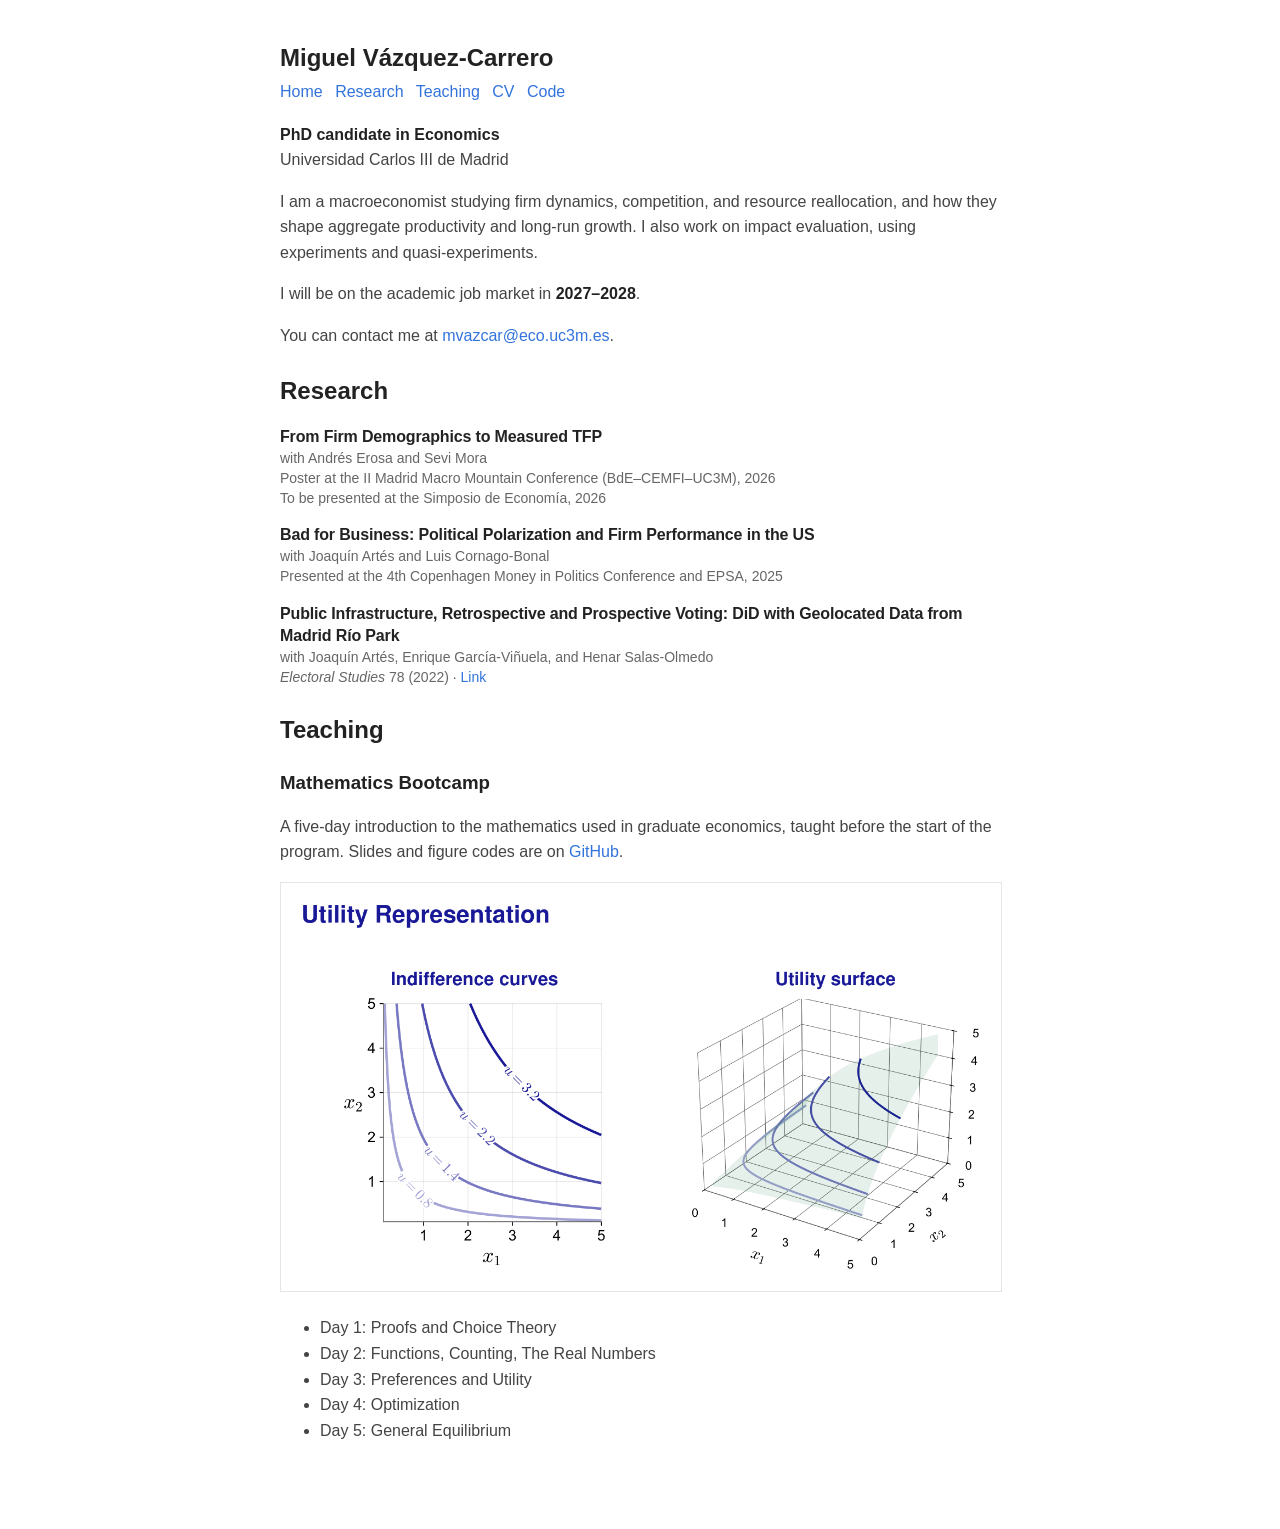
<file: index.html>
<!doctype html><html lang=en-US><head><meta name=generator content="Hugo 0.164.0"><meta http-equiv=X-Clacks-Overhead content="GNU Terry Pratchett"><meta charset=utf-8><meta name=color-scheme content="light dark"><meta name=viewport content="width=device-width,initial-scale=1"><title>Miguel Vázquez-Carrero</title><meta name=title content="Miguel Vázquez-Carrero"><meta name=description content="Miguel Vázquez-Carrero is a macroeconomist studying firm dynamics, competition, resource reallocation, and aggregate productivity."><meta name=keywords content><meta property="og:url" content="https://mvazcar.com/"><meta property="og:site_name" content="Miguel Vázquez-Carrero"><meta property="og:title" content="Miguel Vázquez-Carrero"><meta property="og:description" content="Miguel Vázquez-Carrero is a macroeconomist studying firm dynamics, competition, resource reallocation, and aggregate productivity."><meta property="og:locale" content="en_US"><meta property="og:type" content="website"><meta name=twitter:card content="summary"><meta name=twitter:title content="Miguel Vázquez-Carrero"><meta name=twitter:description content="Miguel Vázquez-Carrero is a macroeconomist studying firm dynamics, competition, resource reallocation, and aggregate productivity."><meta itemprop=name content="Miguel Vázquez-Carrero"><meta itemprop=description content="Miguel Vázquez-Carrero is a macroeconomist studying firm dynamics, competition, resource reallocation, and aggregate productivity."><meta itemprop=wordCount content="84"><meta name=referrer content="no-referrer-when-downgrade"><link rel=alternate type=application/rss+xml href=https://mvazcar.com/index.xml title="Miguel Vázquez-Carrero"><style>:root{--width:720px;--font-main:Verdana, sans-serif;--font-secondary:Verdana, sans-serif;--font-scale:1em;--background-color:#fff;--heading-color:#222;--text-color:#444;--link-color:#3273dc;--visited-color:#8b6fcb;--blockquote-color:#222}body{font-family:var(--font-secondary);font-size:var(--font-scale);margin:auto;padding:20px;max-width:var(--width);text-align:left;background-color:var(--background-color);word-wrap:break-word;overflow-wrap:break-word;line-height:1.5;color:var(--text-color)}h1,h2,h3,h4,h5,h6{font-family:var(--font-main);color:var(--heading-color)}a{color:var(--link-color);cursor:pointer;text-decoration:none}a:hover{text-decoration:underline}nav a{margin-right:8px}strong,b{color:var(--heading-color)}button{margin:0;cursor:pointer}time{font-family:monospace;font-style:normal;font-size:15px}main{line-height:1.6}table{width:100%}hr{border:0;border-top:1px dashed}img{max-width:100%}code{font-family:monospace;padding:2px;border-radius:3px}blockquote{border-left:1px solid #999;color:var(--blockquote-color);padding-left:20px;font-style:italic}footer{padding:25px 0;text-align:center}.title:hover{text-decoration:none}.title h1{font-size:1.5em}.inline{width:auto!important}.highlight,.code{border-radius:3px;margin-block-start:1em;margin-block-end:1em;overflow-x:auto}.highlight pre,.code pre{min-width:100%;width:max-content}ul.blog-posts{list-style-type:none;padding:unset}ul.blog-posts li{display:flex}ul.blog-posts li span{flex:0 0 130px}ul.blog-posts li a:visited{color:var(--visited-color)}</style><meta name=google-site-verification content="z3DUhXx2A8nm-WWSKP7PkQ0zFl4hOkdGQrjzsrWOwKM"><meta name=theme-color media="(prefers-color-scheme: light)" content="#ffffff"><meta name=theme-color media="(prefers-color-scheme: dark)" content="#121212"><link rel=alternate type=text/plain href=/llms.txt title="LLM-readable profile"><style>header{margin-bottom:1.1rem}header .title h2{margin-bottom:.25rem}a:focus-visible{outline:2px solid var(--link-color);outline-offset:3px;border-radius:2px}.role-line{margin-top:0}.anchor{display:block;scroll-margin-top:1rem}main h2{margin-top:1.45rem;margin-bottom:.45rem}main h3{margin-bottom:.2rem}.paper-title{font-size:clamp(.875rem,4.4vw,1rem);line-height:1.4;letter-spacing:-.01em;margin-bottom:.05rem;white-space:normal}.byline{margin-top:0;font-size:clamp(.8rem,3.8vw,.875rem);line-height:1.4;color:var(--muted-color)}</style><script>(function(){var r=document.documentElement;function plot(){document.querySelectorAll('picture source[media*="dark"]').forEach(function(s){s.media="screen"})}function check(){if(r.getAttribute("data-darkreader-scheme")!=="dark"||r.dataset.theme==="dark")return;r.dataset.theme="dark";var lock=document.createElement("meta");lock.name="darkreader-lock";document.head.appendChild(lock);if(document.readyState==="loading")document.addEventListener("DOMContentLoaded",plot);else plot()}new MutationObserver(check).observe(r,{attributes:true,attributeFilter:["data-darkreader-scheme"]});check()})()</script><link rel=stylesheet href=/assets/theme.css?v=5></head><body><header><a href=/ class=title><h2>Miguel Vázquez-Carrero</h2></a><nav><a href=/>Home</a>
<a href=/#research>Research</a>
<a href=/#teaching>Teaching</a>
<a href=/cv_mvazcar.pdf>CV</a>
<a href=https://github.com/mvazcar>Code</a></nav></header><main><p class=role-line><strong>PhD candidate in Economics</strong><br>Universidad Carlos III de Madrid</p><p>I am a macroeconomist studying firm dynamics, competition, and resource reallocation, and how they shape aggregate productivity and long-run growth. I also work on impact evaluation, using experiments and quasi-experiments.</p><p>I will be on the academic job market in <strong>2027–2028</strong>.</p><p>You can contact me at <a href=mailto:mvazcar@eco.uc3m.es>mvazcar@eco.uc3m.es</a>.</p><p><span class=anchor id=research></span></p><h2 id=papers>Research</h2><h3 class=paper-title id=from-firm-demographics-to-measured-tfp>From Firm Demographics to Measured TFP</h3><p class=byline>with Andrés Erosa and Sevi Mora<br>Poster at the II Madrid Macro Mountain Conference (BdE–CEMFI–UC3M), 2026<br>To be presented at the Simposio de Economía, 2026</p><h3 class=paper-title id=bad-for-business>Bad for Business: Political Polarization and Firm Performance in the US</h3><p class=byline>with Joaquín Artés and Luis Cornago-Bonal<br>Presented at the 4th Copenhagen Money in Politics Conference and EPSA, 2025</p><h3 class=paper-title id=public-infrastructure-retrospective-and-prospective-voting>Public Infrastructure, Retrospective and Prospective Voting: DiD with Geolocated Data from Madrid Río Park</h3><p class=byline>with Joaquín Artés, Enrique García-Viñuela, and Henar Salas-Olmedo<br><em>Electoral Studies</em> 78 (2022) · <a href=https://doi.org/10.1016/j.electstud.2022.102489>Link</a></p><p><span class=anchor id=teaching></span></p><h2 id=teaching>Teaching</h2><h3 id=mathematics-bootcamp>Mathematics Bootcamp</h3><p>A five-day introduction to the mathematics used in graduate economics, taught before the start of the program. Slides and figure codes are on <a href=https://github.com/mvazcar/math_bootcamp>GitHub</a>.</p><p style="text-align:center;margin-top:1.1rem"><picture><source srcset=/assets/indifference-curves-dark.png media="screen and (prefers-color-scheme: dark)"><img src=/assets/indifference-curves.png style="width:100%;height:auto;border:1px solid var(--border-color)" alt="A slide from Day 3: four indifference curves on the left, the same utility function drawn as a surface on the right."></picture></p><ul><li>Day 1: Proofs and Choice Theory</li><li>Day 2: Functions, Counting, The Real Numbers</li><li>Day 3: Preferences and Utility</li><li>Day 4: Optimization</li><li>Day 5: General Equilibrium</li></ul></main><footer></footer></body></html>
</file>
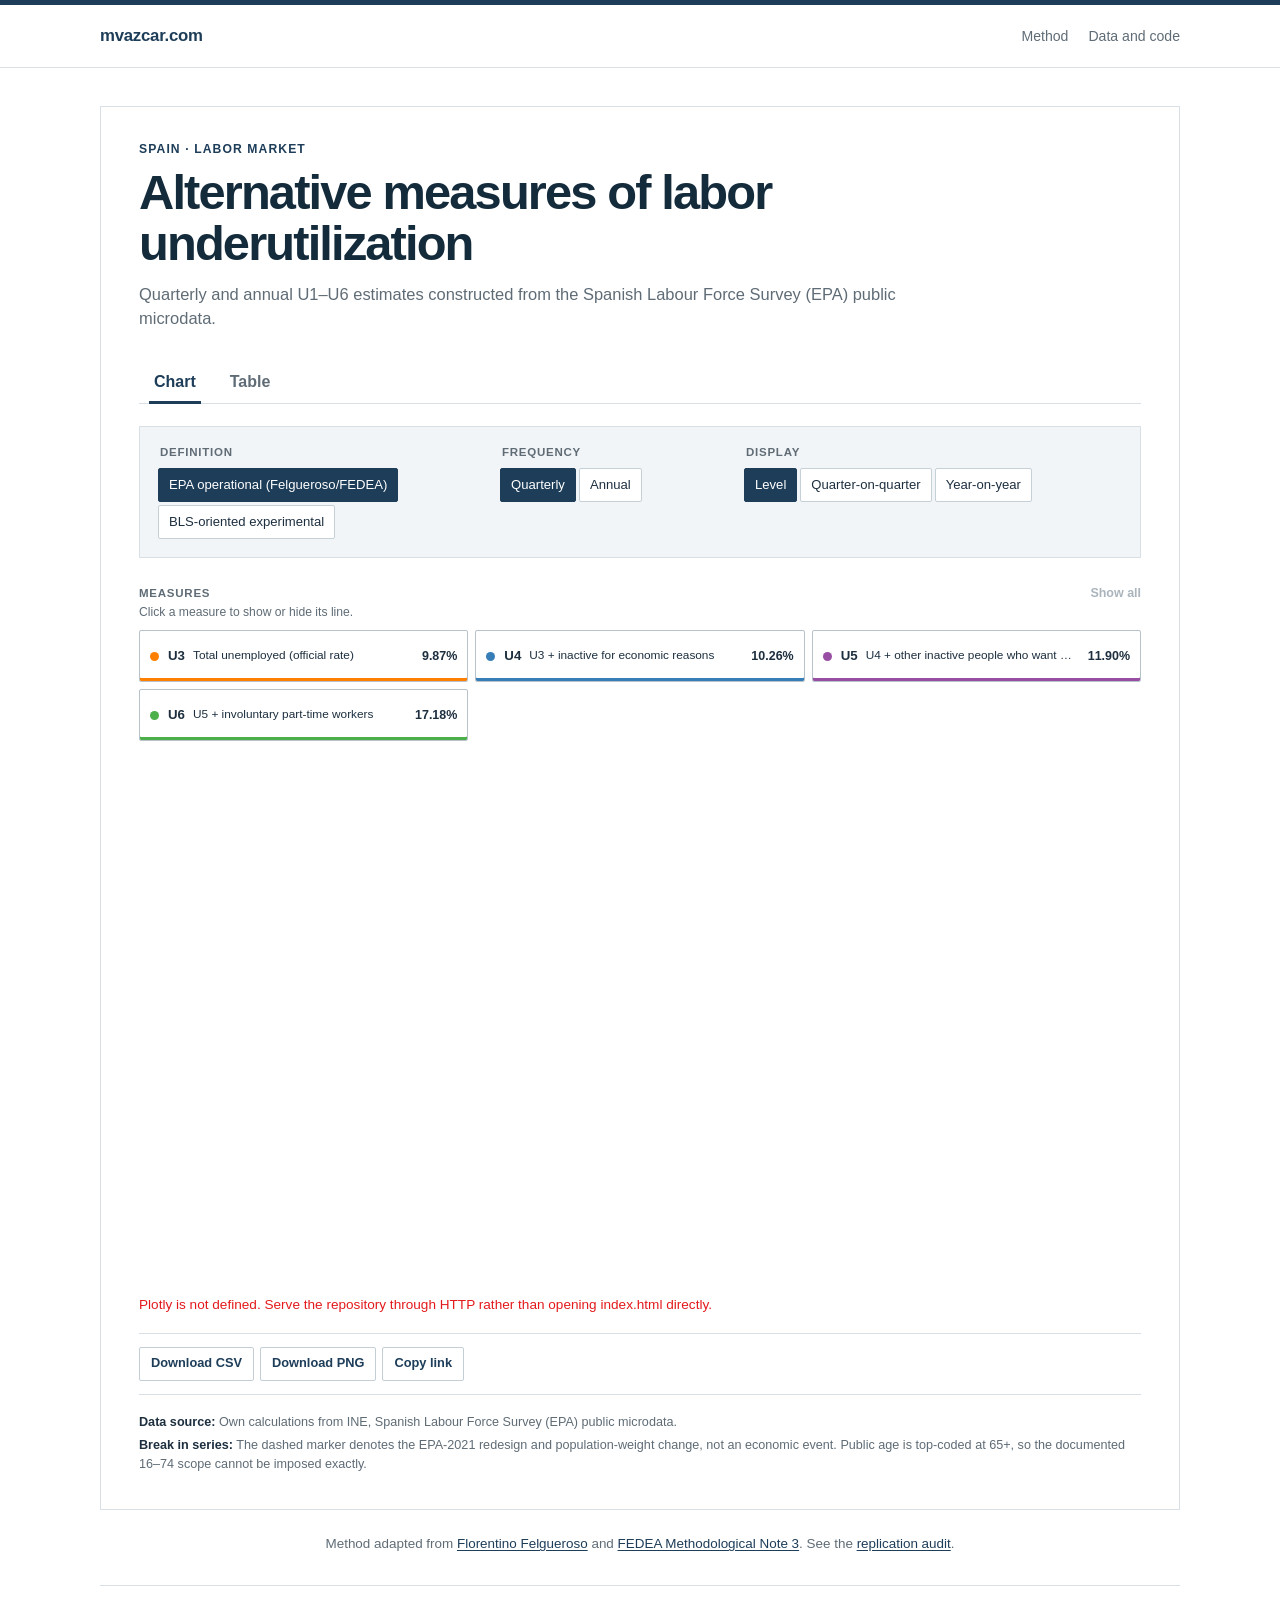
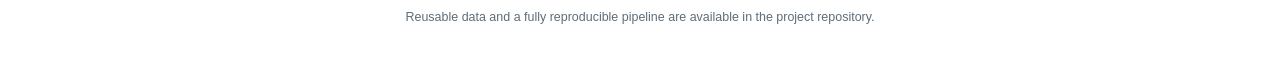
<file: visual/spain-labor-underutilization/index.html>
<!doctype html>
<html lang="en">
<head>
  <meta charset="utf-8">
  <meta name="viewport" content="width=device-width, initial-scale=1">
  <meta name="description" content="Interactive U1–U6 labor-underutilization measures for Spain constructed from EPA microdata.">
  <title>Labor underutilization in Spain</title>
  <link rel="stylesheet" href="dashboard.css">
  <script src="https://cdn.plot.ly/plotly-3.0.1.min.js" defer></script>
  <script src="dashboard.js" defer></script>
</head>
<body>
  <header class="site-header">
    <div class="header-inner">
      <a class="wordmark" href="https://mvazcar.com/">mvazcar.com</a>
      <nav aria-label="Project links">
        <a href="https://github.com/mvazcar/spain-labor-underutilization/blob/main/METHOD.md">Method</a>
        <a href="https://github.com/mvazcar/spain-labor-underutilization">Data and code</a>
      </nav>
    </div>
  </header>

  <main>
    <article class="chart-card">
      <header class="chart-heading">
        <p class="eyebrow">Spain · Labor market</p>
        <h1>Alternative measures of labor underutilization</h1>
        <p class="subtitle">Quarterly and annual U1–U6 estimates constructed from the Spanish Labour Force Survey (EPA) public microdata.</p>
      </header>

      <div class="view-bar">
        <div class="view-tabs" role="tablist" aria-label="Data view">
          <button id="chart-tab" class="view-tab" type="button" role="tab" aria-controls="chart-panel" aria-selected="true" data-view="chart">Chart</button>
          <button id="table-tab" class="view-tab" type="button" role="tab" aria-controls="table-panel" aria-selected="false" data-view="table">Table</button>
        </div>
        <p id="latest-period" class="latest-period" aria-live="polite"></p>
      </div>

      <section class="controls" aria-label="Chart controls">
        <fieldset>
          <legend>Definition</legend>
          <div class="button-group" id="family-control">
            <button type="button" data-value="felgueroso" aria-pressed="true">EPA operational (Felgueroso/FEDEA)</button>
            <button type="button" data-value="bls" aria-pressed="false">BLS-oriented experimental</button>
          </div>
        </fieldset>
        <fieldset>
          <legend>Frequency</legend>
          <div class="button-group" id="frequency-control">
            <button type="button" data-value="quarterly" aria-pressed="true">Quarterly</button>
            <button type="button" data-value="annual" aria-pressed="false">Annual</button>
          </div>
        </fieldset>
        <fieldset>
          <legend>Display</legend>
          <div class="button-group" id="change-control">
            <button type="button" data-value="level" aria-pressed="true">Level</button>
            <button type="button" data-value="qoq" aria-pressed="false">Quarter-on-quarter</button>
            <button type="button" data-value="yoy" aria-pressed="false">Year-on-year</button>
          </div>
        </fieldset>
      </section>

      <section class="series-picker" aria-labelledby="series-heading">
        <div class="series-picker-heading">
          <div>
            <h2 id="series-heading">Measures</h2>
            <p>Click a measure to show or hide its line.</p>
          </div>
          <button id="show-all-lines" class="text-button" type="button">Show all</button>
        </div>
        <div id="series-control" class="series-control"></div>
      </section>

      <section id="chart-panel" class="view-panel" role="tabpanel" aria-labelledby="chart-tab">
        <div class="plot-heading">
          <p id="plot-title" class="plot-title"></p>
          <p id="latest-values" class="sr-only" aria-live="polite"></p>
        </div>
        <div id="chart" role="img" aria-label="Interactive labor-underutilization time-series chart"></div>
        <p id="chart-status" class="status" aria-live="polite"></p>
      </section>

      <section id="table-panel" class="view-panel" role="tabpanel" aria-labelledby="table-tab" hidden>
        <p id="table-title" class="plot-title"></p>
        <div class="table-wrap">
          <table id="data-table">
            <caption class="sr-only">Labor-underutilization estimates by period</caption>
          </table>
        </div>
      </section>

      <div class="chart-actions" aria-label="Download and sharing options">
        <a id="download-link" class="action" href="data/derived/felgueroso_quarterly.csv" download>Download CSV</a>
        <button id="download-png" class="action" type="button">Download PNG</button>
        <button id="copy-link" class="action" type="button">Copy link</button>
      </div>

      <section class="source-block" aria-label="Data source and notes">
        <p><strong>Data source:</strong> Own calculations from INE, Spanish Labour Force Survey (EPA) public microdata.</p>
        <p id="construction-note"></p>
        <p id="interpretation-note"></p>
        <p><strong>Break in series:</strong> The dashed marker denotes the EPA-2021 redesign and population-weight change, not an economic event. Public age is top-coded at 65+, so the documented 16–74 scope cannot be imposed exactly.</p>
      </section>
    </article>

    <section class="method-strip" aria-label="Methodological credit">
      <p>Method adapted from <a href="https://nadaesgratis.es/felgueroso/subempleo-y-precariedad-indicadores-para-la-recuperaci%C3%B3n">Florentino Felgueroso</a> and <a href="https://laboral.fedea.net/docs/OTMT/2023/OTMT_notas_tecnicas_may23.pdf">FEDEA Methodological Note 3</a>. See the <a href="https://github.com/mvazcar/spain-labor-underutilization/blob/main/FELGUEROSO_COMPARISON.md">replication audit</a>.</p>
    </section>
  </main>

  <footer>
    <p>Reusable data and a fully reproducible pipeline are available in the project repository.</p>
  </footer>
</body>
</html>
</file>
<file: visual/spain-labor-underutilization/dashboard.css>
:root {
  color-scheme: light;
  --ink: #1d2f3f;
  --navy: #1d3d59;
  --muted: #5f6c76;
  --soft: #f2f5f7;
  --soft-blue: #e8f0f5;
  --grid: #d9e0e5;
  --line: #a9b4bc;
  --paper: #ffffff;
  --focus: #377eb8;
}

* {
  box-sizing: border-box;
}

html {
  background: var(--paper);
}

body {
  margin: 0;
  background: var(--paper);
  color: var(--ink);
  font-family: Helvetica, Arial, sans-serif;
  font-size: 16px;
  line-height: 1.45;
}

button,
input,
select {
  font: inherit;
}

a {
  color: var(--navy);
  text-decoration-thickness: 1px;
  text-underline-offset: 0.16em;
}

.site-header {
  border-top: 5px solid var(--navy);
  border-bottom: 1px solid var(--grid);
}

.header-inner,
main,
footer {
  width: min(1080px, calc(100% - 32px));
  margin-inline: auto;
}

.header-inner {
  display: flex;
  align-items: center;
  justify-content: space-between;
  gap: 24px;
  min-height: 62px;
}

.wordmark {
  color: var(--navy);
  font-size: 1.05rem;
  font-weight: 700;
  letter-spacing: -0.015em;
  text-decoration: none;
}

nav {
  display: flex;
  gap: 20px;
  font-size: 0.88rem;
}

nav a {
  color: var(--muted);
  text-decoration: none;
}

nav a:hover {
  color: var(--ink);
  text-decoration: underline;
}

main {
  padding: 38px 0 32px;
}

.chart-card {
  border: 1px solid var(--grid);
  background: var(--paper);
  padding: 34px 38px 30px;
}

.chart-heading {
  max-width: 850px;
}

.eyebrow {
  margin: 0 0 8px;
  color: var(--navy);
  font-size: 0.76rem;
  font-weight: 700;
  letter-spacing: 0.09em;
  text-transform: uppercase;
}

h1 {
  margin: 0;
  color: #142b3c;
  font-size: clamp(2rem, 4.4vw, 3.05rem);
  font-weight: 700;
  letter-spacing: -0.038em;
  line-height: 1.05;
}

.subtitle {
  max-width: 760px;
  margin: 13px 0 0;
  color: var(--muted);
  font-size: 1.03rem;
  line-height: 1.48;
}

.view-bar {
  display: flex;
  align-items: flex-end;
  justify-content: space-between;
  gap: 16px;
  margin-top: 30px;
  border-bottom: 1px solid var(--grid);
}

.view-tabs {
  display: flex;
  gap: 4px;
}

.view-tab {
  position: relative;
  border: 0;
  background: transparent;
  color: var(--muted);
  padding: 9px 15px 10px;
  font-weight: 700;
  cursor: pointer;
}

.view-tab::after {
  position: absolute;
  right: 10px;
  bottom: -1px;
  left: 10px;
  height: 3px;
  background: transparent;
  content: "";
}

.view-tab:hover {
  color: var(--ink);
  background: var(--soft);
}

.view-tab[aria-selected="true"] {
  color: var(--navy);
}

.view-tab[aria-selected="true"]::after {
  background: var(--navy);
}

.latest-period {
  margin: 0 0 9px;
  color: var(--muted);
  font-size: 0.82rem;
  font-variant-numeric: tabular-nums;
}

.controls {
  display: grid;
  grid-template-columns: 1.15fr 0.8fr 1.35fr;
  gap: 20px;
  margin: 22px 0 0;
  padding: 17px 18px 18px;
  border: 1px solid var(--grid);
  background: var(--soft);
}

fieldset {
  min-width: 0;
  margin: 0;
  padding: 0;
  border: 0;
}

legend {
  margin-bottom: 7px;
  color: var(--muted);
  font-size: 0.72rem;
  font-weight: 700;
  letter-spacing: 0.065em;
  text-transform: uppercase;
}

.button-group {
  display: flex;
  flex-wrap: wrap;
  gap: 3px;
}

.button-group button {
  min-height: 34px;
  border: 1px solid #c6d0d7;
  border-radius: 2px;
  background: var(--paper);
  color: var(--ink);
  padding: 6px 10px;
  font-size: 0.82rem;
  cursor: pointer;
}

.button-group button:hover {
  border-color: var(--navy);
  background: var(--soft-blue);
}

.button-group button[aria-pressed="true"] {
  border-color: var(--navy);
  background: var(--navy);
  color: var(--paper);
}

.series-picker {
  margin-top: 24px;
}

.series-picker-heading {
  display: flex;
  align-items: baseline;
  justify-content: space-between;
  gap: 16px;
  margin-bottom: 8px;
}

.series-picker-heading h2 {
  margin: 0;
  color: var(--muted);
  font-size: 0.72rem;
  letter-spacing: 0.065em;
  text-transform: uppercase;
}

.series-picker-heading p {
  margin: 3px 0 0;
  color: var(--muted);
  font-size: 0.76rem;
}

.text-button {
  border: 0;
  background: transparent;
  color: var(--navy);
  padding: 2px 0;
  font-size: 0.78rem;
  font-weight: 700;
  cursor: pointer;
}

.text-button:hover:not(:disabled) {
  text-decoration: underline;
  text-underline-offset: 0.18em;
}

.text-button:disabled {
  color: var(--line);
  cursor: default;
}

.series-control {
  display: grid;
  grid-template-columns: repeat(3, minmax(0, 1fr));
  gap: 7px;
}

.series-toggle {
  --series-color: var(--line);
  display: grid;
  grid-template-columns: 10px auto 1fr auto;
  align-items: center;
  gap: 8px;
  min-width: 0;
  min-height: 52px;
  border: 1px solid var(--grid);
  border-radius: 2px;
  background: var(--paper);
  color: var(--ink);
  padding: 8px 10px;
  text-align: left;
  cursor: pointer;
}

.series-toggle:hover:not(:disabled) {
  border-color: #9cabb5;
  background: var(--soft);
}

.series-toggle[aria-pressed="true"] {
  border-color: #b7c2ca;
  box-shadow: inset 0 -3px 0 var(--series-color);
}

.series-toggle[aria-pressed="false"] {
  color: #89949c;
}

.series-toggle[aria-pressed="false"] .series-swatch {
  opacity: 0.22;
}

.series-toggle:disabled {
  background: #fafafa;
  color: #98a1a8;
  cursor: not-allowed;
}

.series-swatch {
  width: 9px;
  height: 9px;
  border-radius: 50%;
  background: var(--series-color);
}

.series-code {
  font-size: 0.83rem;
  font-weight: 700;
}

.series-name {
  min-width: 0;
  overflow: hidden;
  color: inherit;
  font-size: 0.74rem;
  text-overflow: ellipsis;
  white-space: nowrap;
}

.series-value {
  color: inherit;
  font-size: 0.78rem;
  font-variant-numeric: tabular-nums;
  font-weight: 700;
  white-space: nowrap;
}

.view-panel {
  margin-top: 14px;
}

.view-panel[hidden] {
  display: none;
}

.plot-heading {
  display: flex;
  align-items: baseline;
  justify-content: space-between;
  gap: 18px;
}

.plot-title {
  margin: 0;
  color: var(--muted);
  font-size: 0.86rem;
  font-weight: 400;
}

#chart {
  width: 100%;
  height: 540px;
}

.status {
  min-height: 1.4em;
  margin: 0;
  color: #e31a1c;
  font-size: 0.85rem;
}

.table-wrap {
  max-height: 590px;
  margin-top: 12px;
  overflow: auto;
  border: 1px solid var(--grid);
}

#data-table {
  width: 100%;
  border-collapse: collapse;
  font-size: 0.86rem;
  font-variant-numeric: tabular-nums;
}

#data-table th,
#data-table td {
  padding: 9px 12px;
  border-bottom: 1px solid var(--grid);
  text-align: right;
  white-space: nowrap;
}

#data-table th:first-child,
#data-table td:first-child {
  text-align: left;
}

#data-table thead th {
  position: sticky;
  z-index: 1;
  top: 0;
  background: var(--soft);
  color: var(--ink);
  font-weight: 700;
}

#data-table tbody tr:hover {
  background: #f8fafb;
}

.chart-actions {
  display: flex;
  flex-wrap: wrap;
  gap: 6px;
  margin-top: 18px;
  padding: 13px 0;
  border-top: 1px solid var(--grid);
  border-bottom: 1px solid var(--grid);
}

.action {
  display: inline-flex;
  align-items: center;
  min-height: 34px;
  border: 1px solid #c4ced5;
  border-radius: 2px;
  background: var(--paper);
  color: var(--navy);
  padding: 6px 11px;
  font-size: 0.8rem;
  font-weight: 700;
  line-height: 1;
  text-decoration: none;
  cursor: pointer;
}

.action:hover {
  border-color: var(--navy);
  background: var(--soft-blue);
}

.source-block {
  margin-top: 18px;
  color: var(--muted);
  font-size: 0.79rem;
  line-height: 1.48;
}

.source-block p {
  margin: 5px 0;
}

.source-block strong {
  color: var(--ink);
}

.method-strip {
  max-width: 880px;
  margin: 24px auto 0;
  color: var(--muted);
  font-size: 0.84rem;
  text-align: center;
}

.method-strip p,
footer p {
  margin: 0;
}

footer {
  padding: 22px 0 34px;
  border-top: 1px solid var(--grid);
  color: var(--muted);
  font-size: 0.78rem;
  text-align: center;
}

button:focus-visible,
a:focus-visible {
  outline: 3px solid var(--focus);
  outline-offset: 2px;
}

.sr-only {
  position: absolute;
  width: 1px;
  height: 1px;
  padding: 0;
  margin: -1px;
  overflow: hidden;
  clip: rect(0, 0, 0, 0);
  white-space: nowrap;
  border: 0;
}

@media (max-width: 880px) {
  .chart-card {
    padding: 30px 26px 26px;
  }

  .controls {
    grid-template-columns: 1fr;
    gap: 14px;
  }

  .series-control {
    grid-template-columns: repeat(2, minmax(0, 1fr));
  }
}

@media (max-width: 620px) {
  .header-inner,
  main,
  footer {
    width: min(100% - 24px, 1080px);
  }

  .header-inner {
    min-height: 56px;
  }

  nav {
    gap: 13px;
    font-size: 0.8rem;
  }

  main {
    padding-top: 24px;
  }

  .chart-card {
    border-right: 0;
    border-left: 0;
    padding: 26px 0 22px;
  }

  h1 {
    font-size: 2rem;
  }

  .subtitle {
    font-size: 0.94rem;
  }

  .view-bar {
    align-items: center;
  }

  .latest-period {
    margin-bottom: 9px;
    font-size: 0.75rem;
  }

  .controls {
    padding: 14px;
  }

  .series-control {
    grid-template-columns: 1fr;
  }

  .series-toggle {
    min-height: 46px;
  }

  #chart {
    height: 480px;
  }

  .chart-actions {
    display: grid;
    grid-template-columns: repeat(3, 1fr);
  }

  .action {
    justify-content: center;
    padding-inline: 7px;
    text-align: center;
  }
}
</file>
